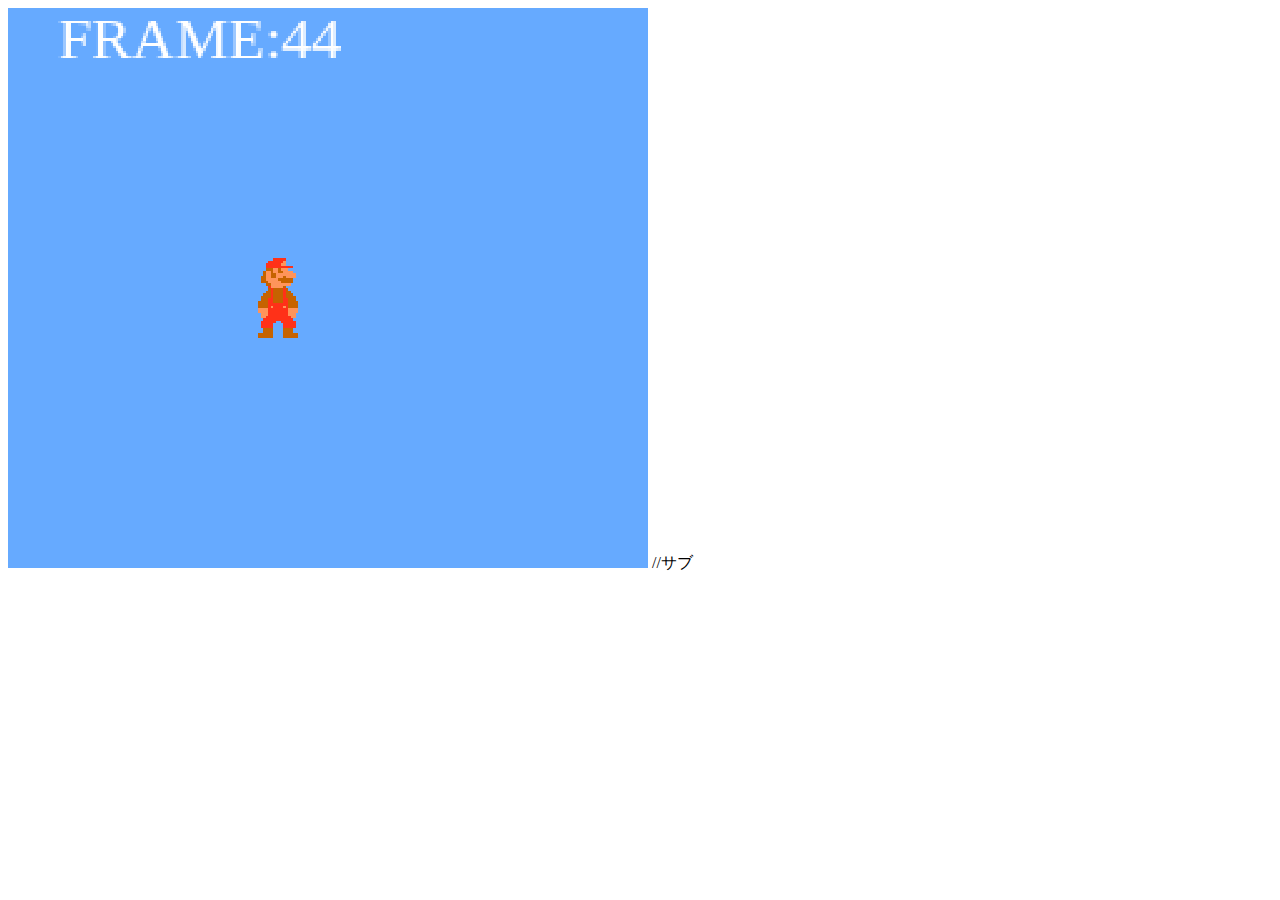
<file: js①_kitaoka_08/index.html>
<!DOCTYPE html>
<html lang="en">
<head>
    <meta charset="UTF-8">
    <meta http-equiv="X-UA-Compatible" content="IE=edge">
    <meta name="viewport" content="width=device-width, initial-scale=1.0">
    <title>Super配管工おじさん</title>
</head>
<body>
    <canvas id="can"></canvas>
    <script src="js/sub.js"></script> //サブ
</body>
</html>
</file>
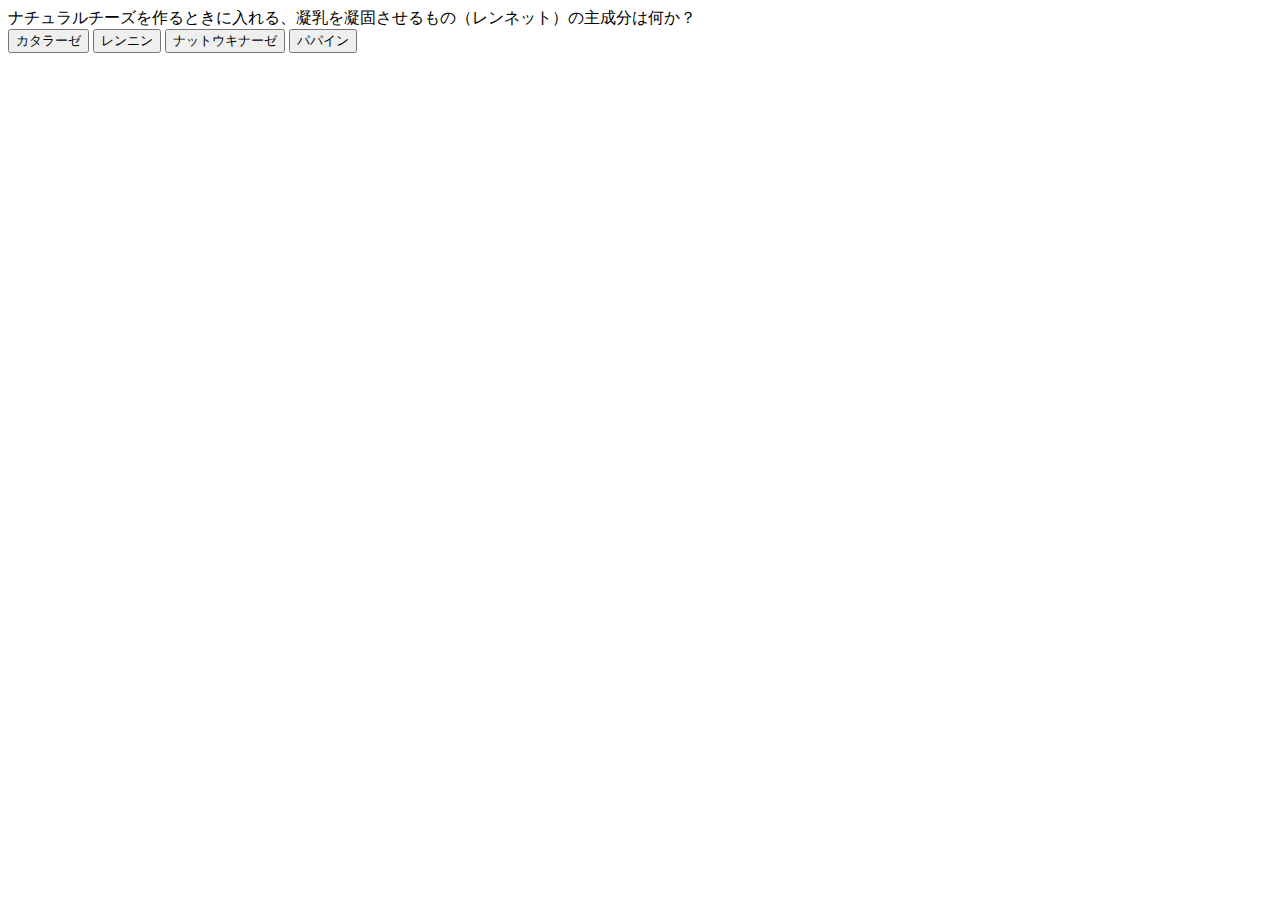
<file: html_kitaoka_08/apps/index.html>
<!DOCTYPE html>
<html lang="en">
<head>
    <meta charset="UTF-8">
    <meta http-equiv="X-UA-Compatible" content="IE=edge">
    <meta name="viewport" content="width=device-width, initial-scale=1.0">
    <title>チーズのクイズ</title>
    <link href="https://cdn.jsdelivr.net/npm/bootstrap@5.0.0-beta1/dist/css/bootstrap.min.css" rel="stylesheet" integrity="sha384-giJF6kkoqNQ00vy+HMDP7azOuL0xtbfIcaT9wjKHr8RbDVddVHyTfAAsrekwKmP1" crossorigin="anonymous">
</head>
<body>
    <div class="container w-75">
        <div id="cheese-qestion" class="mt-3 alert alert-primary" role="alert">
            A simple primary alert—check it out!
        </div>
            <div class="d-flex justify-content-center">
                <button type="button" class="btn ms-5 btn-primary">1</button>
                <button type="button" class="btn ms-5 btn-primary">2</button>
                <button type="button" class="btn ms-5 btn-primary">3</button>
                <button type="button" class="btn ms-5 btn-primary">4</button>
            </div>
    </div>
    <script src="../apps/js/app1.js"></script>
</body>
</html>
</file>
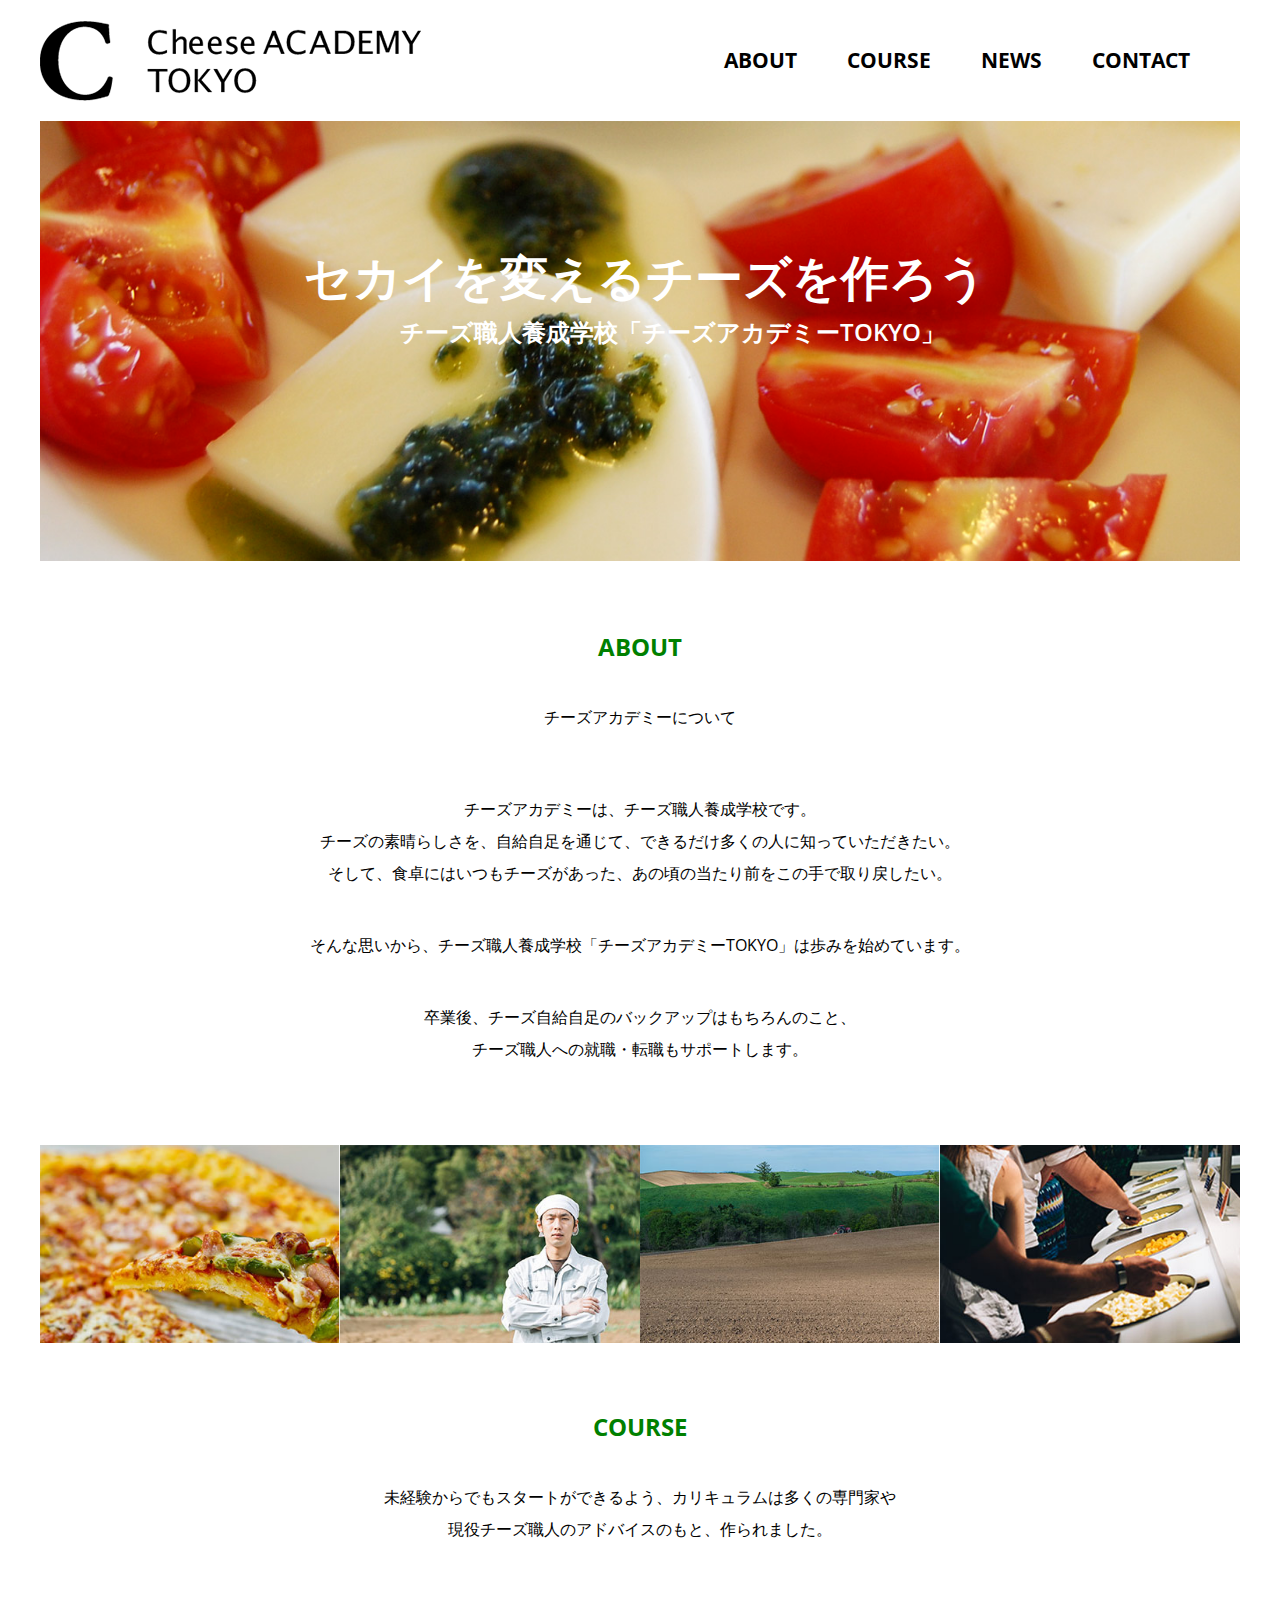
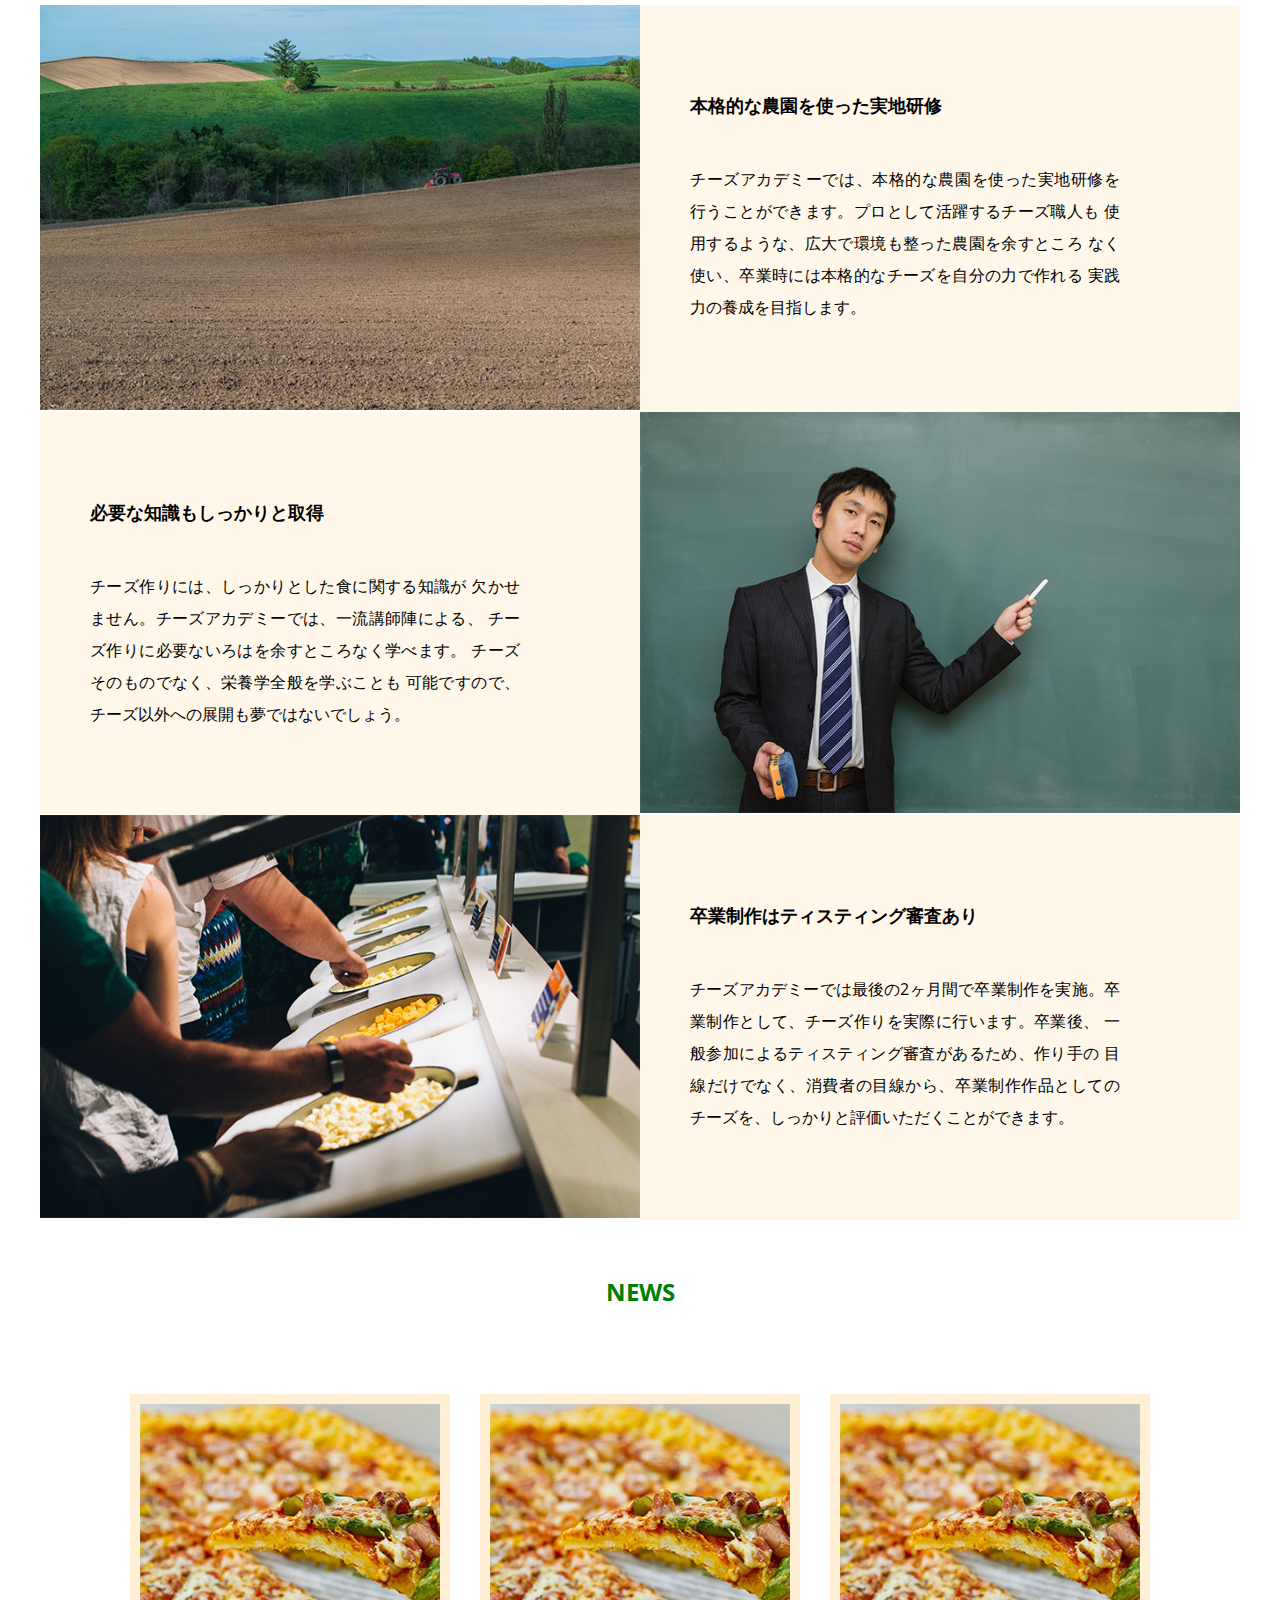
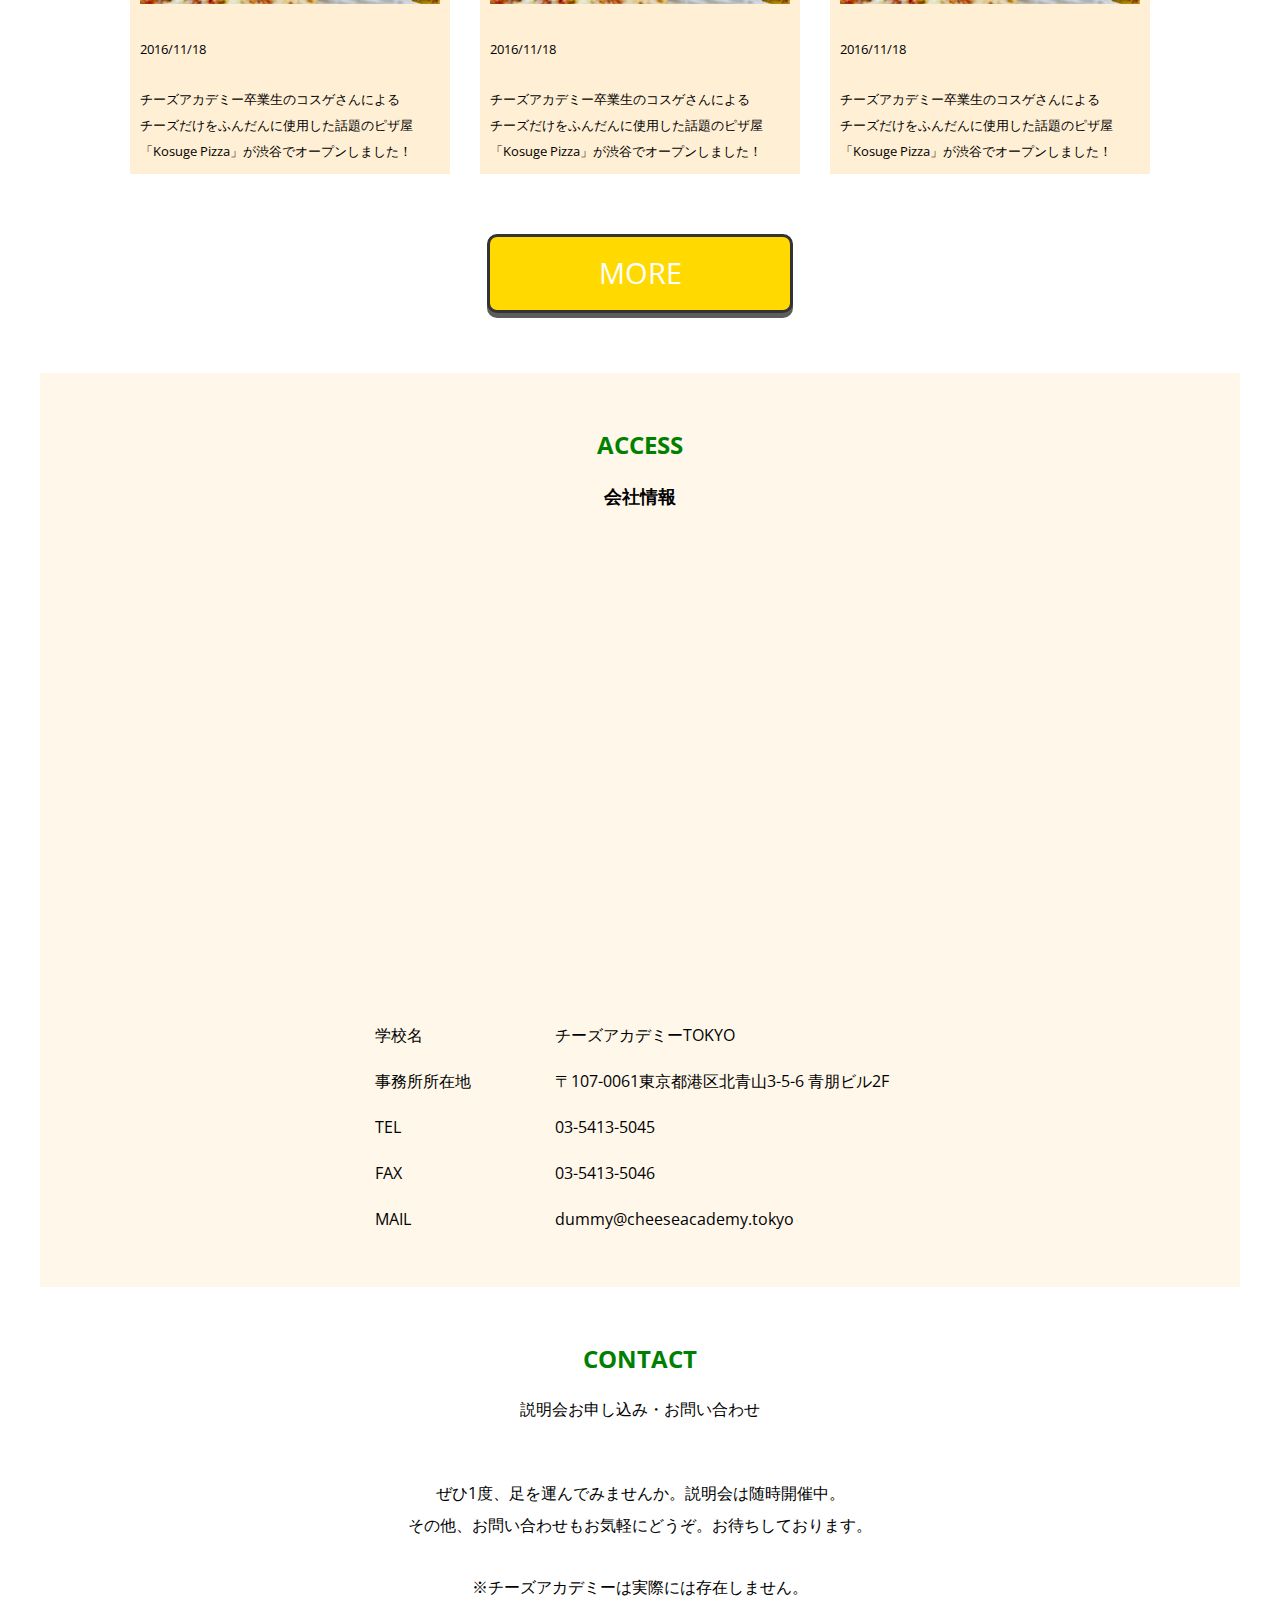
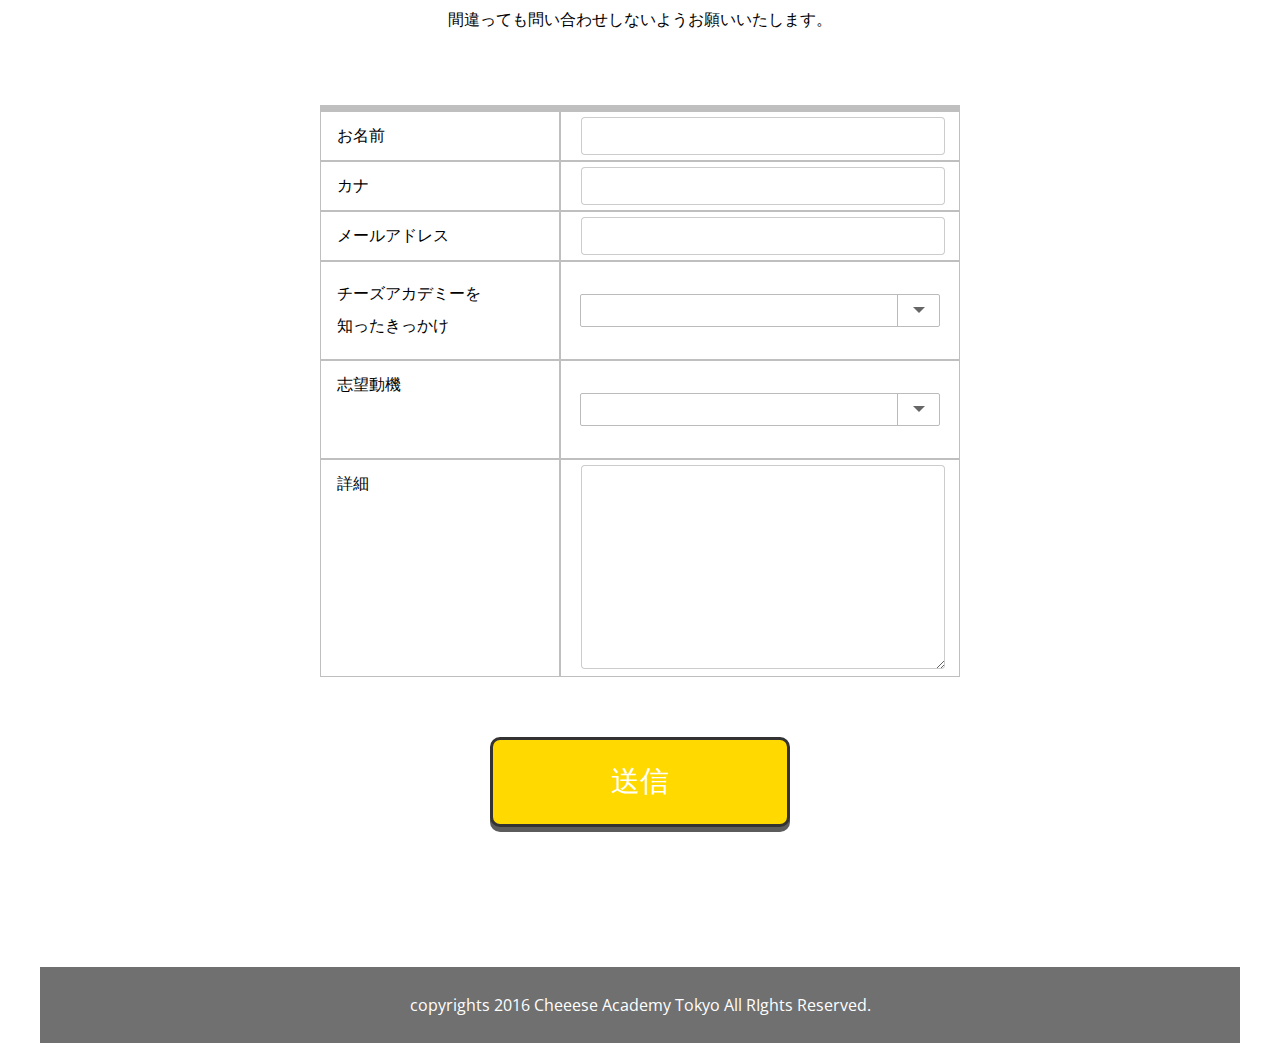
<file: html_kitaoka_08/html/index.html>
<!DOCTYPE html>
<html lang="ja">
<head>
    <meta charset="UTF-8">
    <meta http-equiv="X-UA-Compatible" content="IE=edge">
    <meta name="viewport" content="width=device-width, initial-scale=1.0">
    <title>チーズアカデミー</title>
    <!-- <meta name="descriptuion" content="チーズアカデミー公式サイト">
    <meta property="og:title" content="チーズアカデミー公式サイト">
    <meta property="og:type" content="website">
    <meta property="og:url" content="">
    <meta property="og:image" content=""> -->
    <link rel="stylesheet" href="../css/reset.css">
    <link rel="stylesheet" href="../css/style.css">
    <link href="https://fonts.googleapis.com/css2?family=Open+Sans:wght@400;700&display=swap" rel="stylesheet">
</head>
<body>
    <header>
        <div class="header-wrapper">
            <img src="..\img\header_logo.png" alt="">
            <nav>
                <ul class="list">
                    <li class="list-item"><a href="#about">ABOUT</a></li>
                    <li class="list-item"><a href="#course">COURSE</a></li>
                    <li class="list-item"><a href="#news">NEWS</a></li>
                    <li class="list-item"><a href="#contact">CONTACT</a></li>
                </ul>
            </nav>
        </div>
        <div class="header-images">
            <img src="..\img\mainbg.png" alt="">
            <h1 class="site-title">セカイを変えるチーズを作ろう</h1>
            <h1 class="sub-title">チーズ職人養成学校「チーズアカデミーTOKYO」</h1>
        </div>
    </header>

    <main>
        <section id="about">
            <div class="about-wrapper">
                <h2>ABOUT</h2>
                <p class="about-title">チーズアカデミーについて</p>
                <p>チーズアカデミーは、チーズ職人養成学校です。</p>
                <p>チーズの素晴らしさを、自給自足を通じて、できるだけ多くの人に知っていただきたい。</p>
                <p class="about-text">そして、食卓にはいつもチーズがあった、あの頃の当たり前をこの手で取り戻したい。
                </p>
                <p class="about-text">そんな思いから、チーズ職人養成学校「チーズアカデミーTOKYO」は歩みを始めています。</p>
                <p>卒業後、チーズ自給自足のバックアップはもちろんのこと、</p>
                <p class="about-ltext">チーズ職人への就職・転職もサポートします。</p>
            </div>
            <div class="about-img">
                <img src="..\img\about_01.jpg" alt="">
                <img src="..\img\about_02.jpg" alt="">
                <img src="..\img\about_03.jpg" alt="">
                <img src="..\img\about_04.jpg" alt="">
            </div>
        </section>

        <section id="course">
            <div class="course-wrapper">
                <h2>COURSE</h2>
                <p>未経験からでもスタートができるよう、カリキュラムは多くの専門家や</p>    
                <p class="course-ltext">
                現役チーズ職人のアドバイスのもと、作られました。
                </p>
            </div>
            <div class="course-content">
                <div class="course-img">
                    <img src="..\img\course_01.jpg" alt="">
                </div>
                <div class="course-message">
                    <h3>本格的な農園を使った実地研修</h3>
                    <p>
                        チーズアカデミーでは、本格的な農園を使った実地研修を
                        行うことができます。プロとして活躍するチーズ職人も    
                        使用するような、広大で環境も整った農園を余すところ
                        なく使い、卒業時には本格的なチーズを自分の力で作れる 
                        実践力の養成を目指します。</p>  
                </div>
            </div>
            <div class="course-content">
                <div class="course-message">
                    <h3>必要な知識もしっかりと取得</h3>
                    <p>チーズ作りには、しっかりとした食に関する知識が
                            欠かせません。チーズアカデミーでは、一流講師陣による、
                            チーズ作りに必要ないろはを余すところなく学べます。
                            チーズそのものでなく、栄養学全般を学ぶことも
                            可能ですので、チーズ以外への展開も夢ではないでしょう。</p>
                </div>
                <div class="course-img">
                    <img src="..\img\course_02.jpg" alt="">     
                </div>
            </div>
            <div class="course-content">
                <div class="course-img">          
                    <img src="..\img\course_03.jpg" alt="">
                </div>
                <div class="course-message">
                    <h3>卒業制作はティスティング審査あり</h3>
                    <p>チーズアカデミーでは最後の2ヶ月間で卒業制作を実施。卒業制作として、チーズ作りを実際に行います。卒業後、
                        一般参加によるティスティング審査があるため、作り手の
                        目線だけでなく、消費者の目線から、卒業制作作品としての
                        チーズを、しっかりと評価いただくことができます。</p>
                </div>
            </div>
        </section>    

        <section id="news">
            <h2 class="text-center">NEWS</h2>
            <ul class="news-wrapper">
                    <li class="news-contents">
                        <a href="../apps/index.html" target="_blank"><span>
                            <img src="..\img\news_img.jpg" alt="">
                            <div class="news-text news-1">
                                <p class="news-date">2016/11/18</p>
                                <p>チーズアカデミー卒業生のコスゲさんによる</p>
                                <p>チーズだけをふんだんに使用した話題のピザ屋</p>
                                <p>「Kosuge Pizza」が渋谷でオープンしました！</p>
                            </div>
                        </span></a>
                    </li>
                <li class="news-contents">
                    <a href="../apps/index2.html" target="_blank"><span>
                        <img src="..\img\news_img.jpg" alt="">
                        <div class="news-text news-2">
                            <p class="news-date">2016/11/18</p>
                            <p>チーズアカデミー卒業生のコスゲさんによる</p>
                            <p>チーズだけをふんだんに使用した話題のピザ屋</p>
                            <p>「Kosuge Pizza」が渋谷でオープンしました！</p>
                        </div>
                    </span></a>
                </li>

                <li class="news-contents">
                    <a href="../apps/index3.html" target="_blank"><span>
                        <img src="..\img\news_img.jpg" alt="">
                        <div class="news-text news-3">
                            <p class="news-date">2016/11/18</p>
                            <p>チーズアカデミー卒業生のコスゲさんによる</p>
                            <p>チーズだけをふんだんに使用した話題のピザ屋</p>
                            <p>「Kosuge Pizza」が渋谷でオープンしました！</p>
                        </div>
                    </span></a>
                </li>
            </ul>
            <a href="https://m.facebook.com/profile.php" target="_blank" class="btn"><span>MORE</span></a>
        </section>

        <section id="access">
            <div class="access-box">
                <h2 class="text-center">ACCESS</h2>
                <h3 class="access-wrapper">会社情報</h3>
                <div class="access-info">
                    <iframe src="https://www.google.com/maps/embed?pb=!1m18!1m12!1m3!1d3241.3113002289338!2d139.70080821527682!3d35.66933613823161!2m3!1f0!2f0!3f0!3m2!1i1024!2i768!4f13.1!3m3!1m2!1s0x60188c9fa9e2e881%3A0x35396adb5ba7ce03!2z44K444O844K644Ki44Kr44OH44Of44O85p2x5Lqs!5e0!3m2!1sja!2sjp!4v1637677420114!5m2!1sja!2sjp" width="1200" height="400" style="border:0;" allowfullscreen="" loading="lazy"></iframe>
                    <dl>
                        <dt>学校名</dt>
                        <dd>チーズアカデミーTOKYO</dd>
                        <dt>事務所所在地</dt>
                        <dd>〒107-0061東京都港区北青山3-5-6 青朋ビル2F</dd>
                        <dt>TEL</dt>
                        <dd>03-5413-5045</dd>
                        <dt>FAX</dt>
                        <dd>03-5413-5046</dd>
                        <dt>MAIL</dt>
                        <dd>dummy@cheeseacademy.tokyo</dd>
                    </dl>

                    <p></p>
                    <p></p> 
                    <p></p>
                    <p></p>
                    <p></p>
                    <p></p> 
                    <p></p>
                    <p></p>
                    <p></p>
                    <p></p>
                </div>
            </div>
        </section>

        <section id="contact">
            <div class="text-center">
                <h2>CONTACT</h2>
                <p class="contact-title">説明会お申し込み・お問い合わせ</p>
                <div class="contact-text">
                    <p>ぜひ1度、足を運んでみませんか。説明会は随時開催中。</p>
                    <p>その他、お問い合わせもお気軽にどうぞ。お待ちしております。</p>
                </div>

                <div class="contact-ltext">
                    <p>※チーズアカデミーは実際には存在しません。</p>
                    <p>間違っても問い合わせしないようお願いいたします。</p>    
                </div>
            </div>
            <form action="form.php" method="POST">
                <div class="contact-form">
                    <label for="customer_name" class="form-top">お名前</label>
                    <div class="form-top">
                        <input type="text" name="name" id="customer_name" required>
                    </div>
                    <label for="customer_kana">カナ</label>
                    <div>
                        <input type="text" name="kana" id="customer_kana" required>
                    </div>
                    <label for="elail_address">メールアドレス</label>
                    <div>
                        <input type="email" name="mail" id="email_address" required>
                    </div>
                    <label for="chanse" class="chanse">
                        <p>チーズアカデミーを</p>
                        <p>知ったきっかけ</p>
                    </label>
                    <div>
                        <div class="cp_ipselect cp_sl01">
                            <select name="select" id="chanse" required>
                                <option value="" hidden></option>
                                <option value="1">google検索</option>
                                <option value="2">sns</option>
                                <option value="3">紹介</option>
                                <option value="4">たまたま通りかかった</option>
                                <option value="5">その他</option>
                            </select>
                        </div>
                    </div>
                    <label for="motivation">志望動機</label>
                    <div>
                        <div class="cp_ipselect cp_sl01">
                            <select name="select" id="motivation" required>
                                <option value="" hidden></option>
                                <option value="1">起業をしたい</option>
                                <option value="2">チーズ系企業に就職・転職したい</option>
                                <option value="3">チーズとかかわる仕事をしており、仕事に生かしたい</option>
                                <option value="4">チーズの教養を身に付けたい</option>
                                <option value="5">その他</option>
                            </select>
                        </div>
                    </div>
                    <label for="detail">詳細</label>
                    <div>
                        <textarea name="detail" id="" cols="60" rows="10"></textarea>
                    </div>
                </div>
                <button type="submit" class="btn sousin">送信</button>
            </form>
        </section>
    </main>
    <footer>
        <p class="footer">
            <small>
                copyrights 2016 Cheeese Academy Tokyo All RIghts Reserved.
            </small>
        </p>
    </footer>
</body>
</html>
</file>
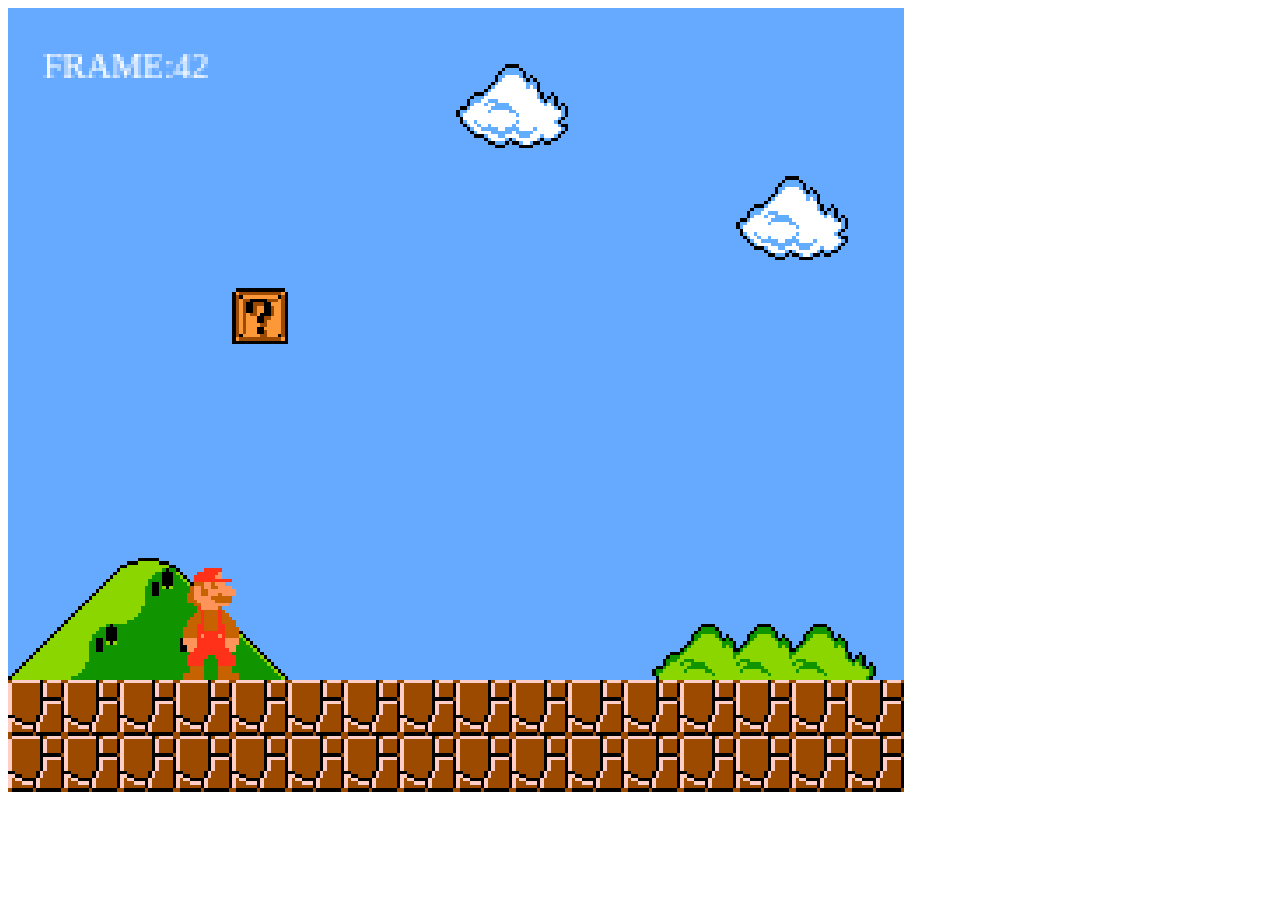
<file: js_kitaoka_08/index2.html>
<!DOCTYPE html>
<html lang="en">
<head>
    <meta charset="UTF-8">
    <meta http-equiv="X-UA-Compatible" content="IE=edge">
    <meta name="viewport" content="width=device-width, initial-scale=1.0">
    <title>🍄Super配管工おじさん🍄</title>
</head>
<body>
    <canvas id="can"></canvas>
    <script src="js/const.js"></script>
    <script src="js/map.js"></script>
    <script src="js/mario_move.js"></script>
    <script src="js/main.js"></script>
</body>
</html>
</file>
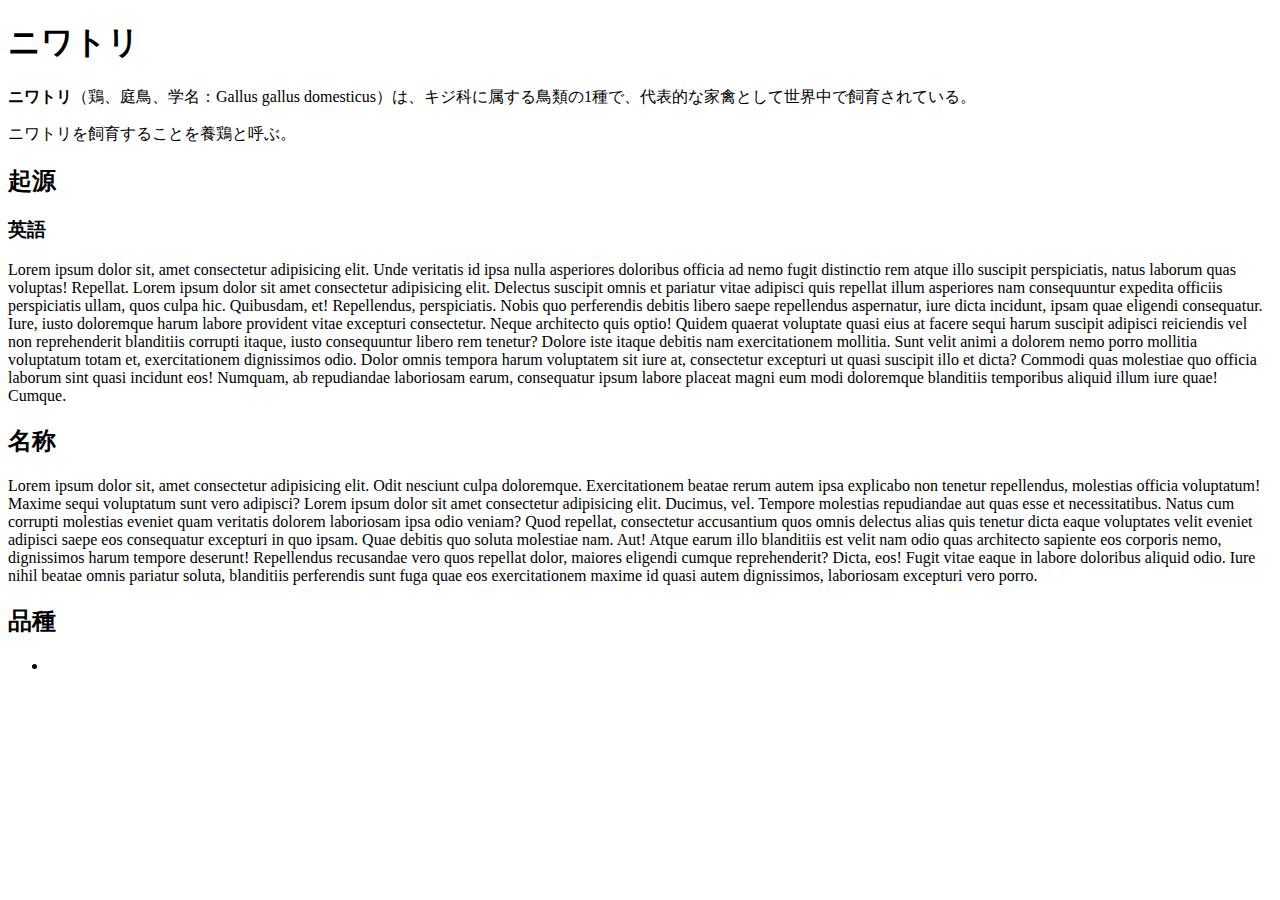
<file: webDeveloperBootcamp/chikens.html>
<!DOCTYPE html>
<html lang="ja">

<head>
    <meta charset="UTF-8">
    <meta http-equiv="X-UA-Compatible" content="IE=edge">
    <meta name="viewport" content="width=device-width, initial-scale=1.0">
    <title>ニワトリ-Wikipedia</title>
</head>

<body>
    <h1>ニワトリ</h1>
    <p><b>ニワトリ</b>（鶏、庭鳥、学名：Gallus gallus domesticus）は、キジ科に属する鳥類の1種で、代表的な家禽として世界中で飼育されている。</p>
    <p>ニワトリを飼育することを養鶏と呼ぶ。</p>

    <h2>起源</h2>
    <h3>英語</h3>
    <p>Lorem ipsum dolor sit, amet consectetur adipisicing elit. Unde veritatis id ipsa nulla asperiores doloribus
        officia ad nemo fugit distinctio rem atque illo suscipit perspiciatis, natus laborum quas voluptas! Repellat.
        Lorem ipsum dolor sit amet consectetur adipisicing elit. Delectus suscipit omnis et pariatur vitae adipisci quis
        repellat illum asperiores nam consequuntur expedita officiis perspiciatis ullam, quos culpa hic. Quibusdam, et!
        Repellendus, perspiciatis. Nobis quo perferendis debitis libero saepe repellendus aspernatur, iure dicta
        incidunt, ipsam quae eligendi consequatur. Iure, iusto doloremque harum labore provident vitae excepturi
        consectetur. Neque architecto quis optio!
        Quidem quaerat voluptate quasi eius at facere sequi harum suscipit adipisci reiciendis vel non reprehenderit
        blanditiis corrupti itaque, iusto consequuntur libero rem tenetur? Dolore iste itaque debitis nam exercitationem
        mollitia.
        Sunt velit animi a dolorem nemo porro mollitia voluptatum totam et, exercitationem dignissimos odio. Dolor omnis
        tempora harum voluptatem sit iure at, consectetur excepturi ut quasi suscipit illo et dicta?
        Commodi quas molestiae quo officia laborum sint quasi incidunt eos! Numquam, ab repudiandae laboriosam earum,
        consequatur ipsum labore placeat magni eum modi doloremque blanditiis temporibus aliquid illum iure quae!
        Cumque.</p>

    <h2>名称</h2>
    <p>Lorem ipsum dolor sit, amet consectetur adipisicing elit. Odit nesciunt culpa doloremque. Exercitationem beatae
        rerum autem ipsa explicabo non tenetur repellendus, molestias officia voluptatum! Maxime sequi voluptatum sunt
        vero adipisci? Lorem ipsum dolor sit amet consectetur adipisicing elit. Ducimus, vel. Tempore molestias
        repudiandae aut quas esse et necessitatibus. Natus cum corrupti molestias eveniet quam veritatis dolorem
        laboriosam ipsa odio veniam?
        Quod repellat, consectetur accusantium quos omnis delectus alias quis tenetur dicta eaque voluptates velit
        eveniet adipisci saepe eos consequatur excepturi in quo ipsam. Quae debitis quo soluta molestiae nam. Aut!
        Atque earum illo blanditiis est velit nam odio quas architecto sapiente eos corporis nemo, dignissimos harum
        tempore deserunt! Repellendus recusandae vero quos repellat dolor, maiores eligendi cumque reprehenderit? Dicta,
        eos!
        Fugit vitae eaque in labore doloribus aliquid odio. Iure nihil beatae omnis pariatur soluta, blanditiis
        perferendis sunt fuga quae eos exercitationem maxime id quasi autem dignissimos, laboriosam excepturi vero
        porro.</p>

    <h2>品種</h2>
    <ul>
        <li></li>
    </ul>
</body>

</html>
</file>
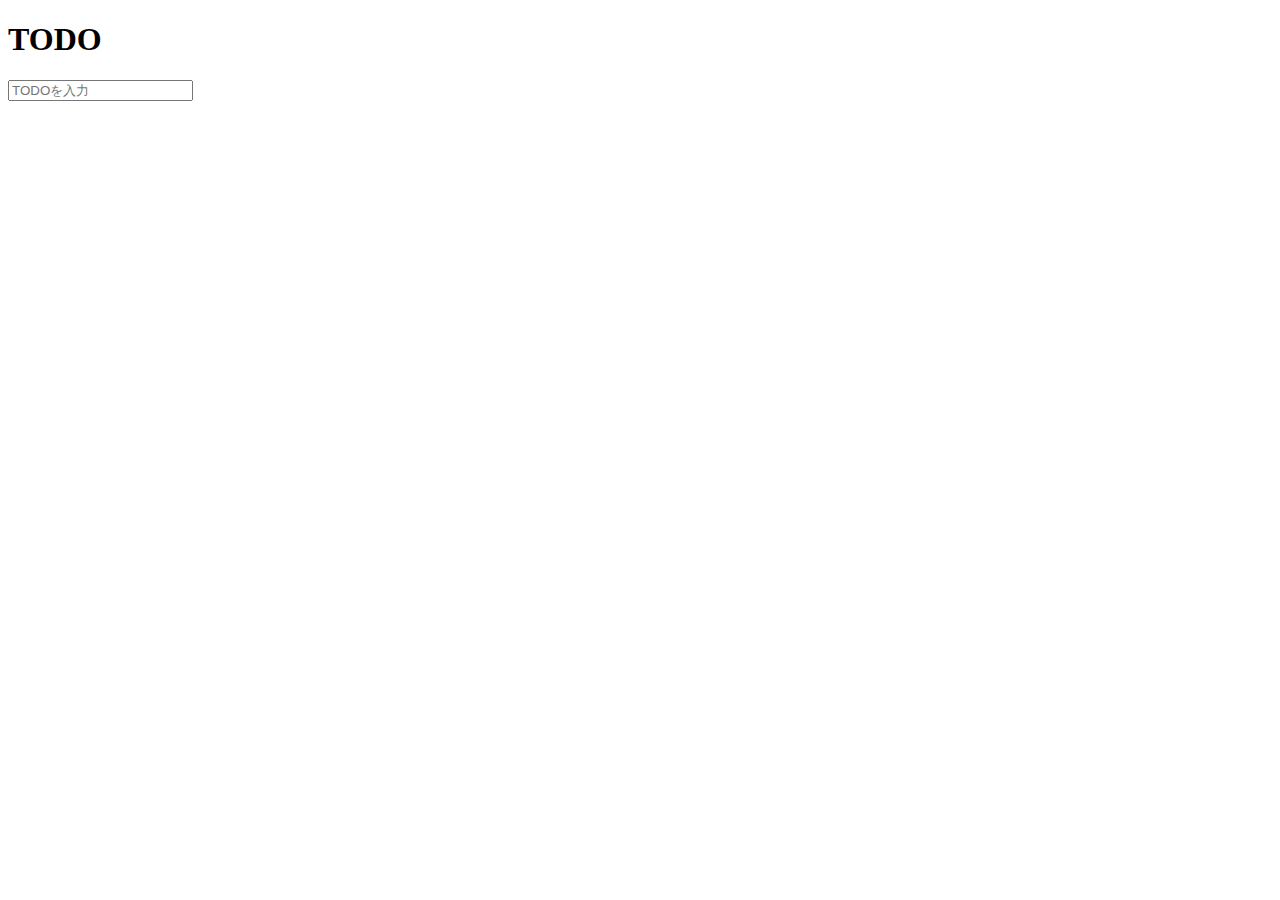
<file: html_kitaoka_08/apps/index2.html>
<!DOCTYPE html>
<html lang="en">
<head>
    <meta charset="UTF-8">
    <meta http-equiv="X-UA-Compatible" content="IE=edge">
    <meta name="viewport" content="width=device-width, initial-scale=1.0">
    <link href="https://cdn.jsdelivr.net/npm/bootstrap@5.0.0-beta1/dist/css/bootstrap.min.css" rel="stylesheet" integrity="sha384-giJF6kkoqNQ00vy+HMDP7azOuL0xtbfIcaT9wjKHr8RbDVddVHyTfAAsrekwKmP1" crossorigin="anonymous">
    <title>チーズ作りのTODO</title>
</head>
<body class="bg-light">
    <div class="container w-50">
        <h1 class="text-center text-info my-4">TODO</h1>
        <form action="" id="form" class="text-center mb-4">
            <input type="text" id="input" class="form-control" placeholder="TODOを入力" autocomplete="off">
        </form>
        <ul class="list-group text-secondary" id="ul">
        </ul>
    </div>
    <script src="../apps/js/app2.js"></script>
</body>
</html>
</file>
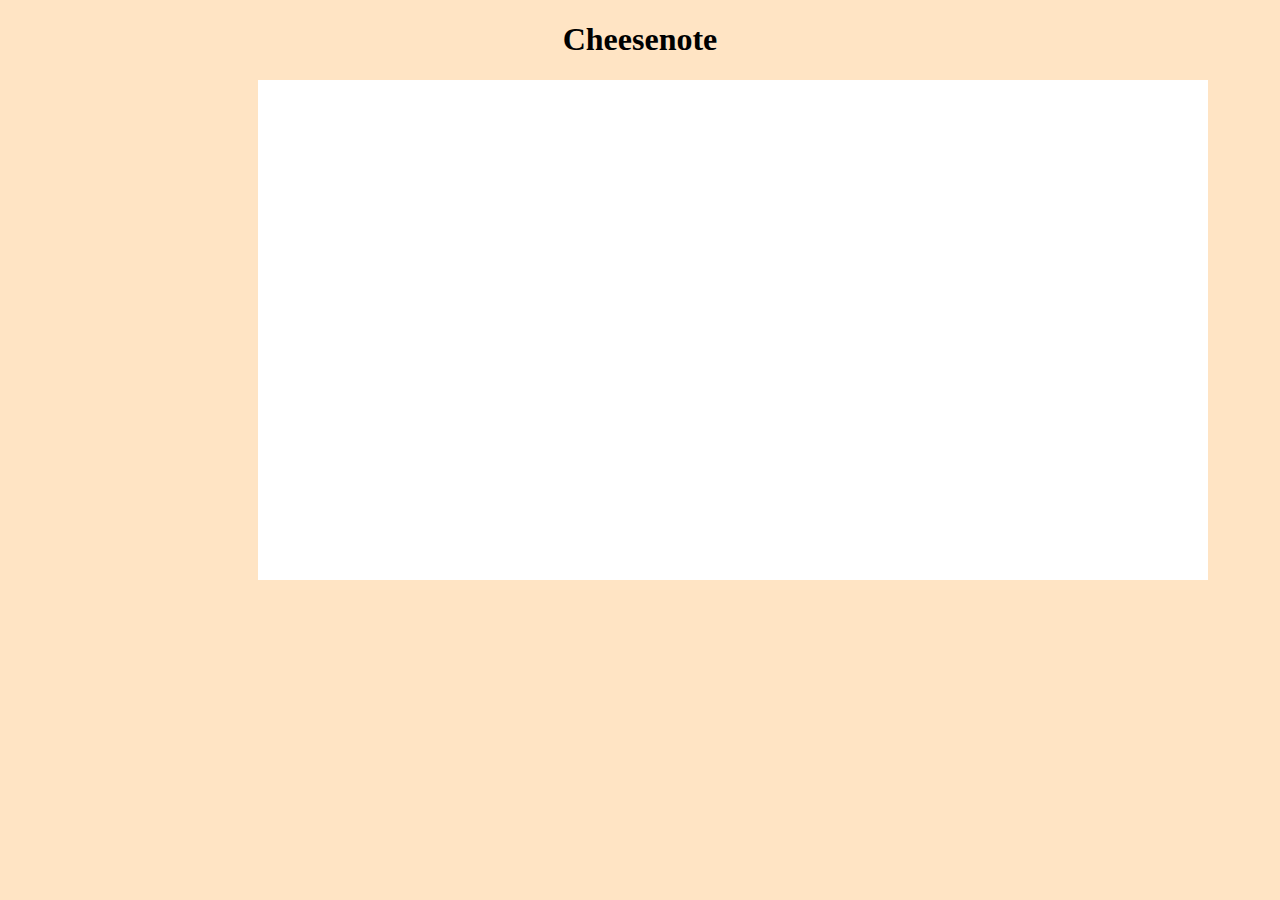
<file: html_kitaoka_08/apps/index3.html>
<!DOCTYPE html>
<html lang="en">
<head>
    <meta charset="UTF-8">
    <meta http-equiv="X-UA-Compatible" content="IE=edge">
    <meta name="viewport" content="width=device-width, initial-scale=1.0">
    <link rel="stylesheet" href="../apps/css/style3.css">
    <title>メモ帳</title>
</head>
<body>
    <h1>Cheesenote</h1>
    <canvas id="myCanvas" width="1200px" height="500px"></canvas>
    <script src="../apps/js/app3.js"></script>
</body>
</html>
</file>
<file: html_kitaoka_08/css/style.css>
/* ここから下に記載していく */
@charset "utf-8";
html{
    max-width: 1200px;
    font-size:100%;
    margin: auto;
}

body{
    font-family: 'Open Sans', sans-serif;
}

img{
    max-width: 100%;
    height: auto;
}

h2{
    font-size: 150%;
    font-weight: bold;
    color: green;
    margin: 60px 0px 30px 0px;
}

h3{
    font-weight: bold;
    font-size: 18px;
    margin: 0 0 40px 0;
}

a{
    text-decoration:none;
    transition: 0.3s;
}

.list-item>a:hover {
    color: #000;
    font-size: 1.5em;/*文字サイズ2倍*/
    font-weight: bold;
  }

li{
    list-style: none;
    padding-left: 0;
}

.text-center{
    text-align: center;
}

/*------------------
        header
----------------------*/

.header-images{
    position: relative;
}

.header-images>h1{
    position: absolute;
    color:white;
    font-weight: 600;
}

.header-images>h1.site-title{
    top: 30%;
    left: 22%;
    font-size:3em;
}

.header-images>h1.sub-title{
    top: 45%;
    left: 30%;
    font-size:1.5em;
}

.header-wrapper{
    display: flex;
    justify-content: space-between;
    align-items: center;
    height: 121px;
}

.header-wrapper>img{
    height: 80px;
}

.list{
    display: flex;
    font-size: 21px;
    font-weight: bold;
}

.list-item{
    margin: 0 50px 0 0;
}

.list-item>a{
    color: black;
}

/*site-title*/
.site-title{
    font-size: 32px;
    color: white;
    font-weight: bold;
}

.sub-title{
    font-size: 24px;
    color: white;
    font-weight: bold;
}


/*------------------
        about
-------------------*/

.about-wrapper{
    text-align: center;
    line-height: 2;
}

.about-title{
    margin: 0 0 60px 0;
}

.about-text{
    margin: 0 0 40px 0;
}

.about-ltext{
    margin: 0 0 80px 0;
}

.about-img{
    display:flex;
    width: 300px;
    flex-direction: row-reverse;
    justify-content:start;
}


/*---------------------
        course         
------------------------*/

.course-wrapper{
    text-align: center;
    line-height: 2;
}

.course-message{
    width: 430px;
    padding: 82px 120px 82px 50px;
    line-height: 2;
    text-align: justify;
    text-align: inter-deograph;
    background-color:rgba(255, 239, 213,0.5);

}

.course-content{
    display: flex;
    justify-content: space-between;
}

.course-img{
    display: block;
    max-width: 600px;
}

.course-ltext{
    margin: 0 0 60px 0;
}


/*news*/

.news-wrapper{
    display:flex;
    justify-content: center;
}

.news-contents{
    margin: 60px 15px 60px 15px;
    background-color: papayawhip;
    padding: 10px;
    transition: 0.3s;
}

.news-contents:hover{
    transform:  translateY(-20px);
    border-radius: 0 5%;
    box-shadow: 0 3px 10px 0 #333;
    opacity: 0.8;
    cursor: pointer;
}

.news-contents>a>span>div>p{
    color: #000;
    font-size: 13px;
}

.news-text{
    width: 290px;
    line-height: 2;
    text-align: inter-deograph;
}

.news-date{
    margin: 30px 0 24px 0;
}

.btn{
    background-color: rgb(255, 217, 0);
    color: white;
    font-size: 1.8rem;
    display:block;
    border-radius: 10px;
    width: 300px;
    padding: 22px 0 22px 0;
    margin:auto;
    text-align: center;
    border: 3px solid rgb(51, 51, 51);
    box-shadow: 0 5px 0 rgba(51, 51, 51, 0.8);
    transition: 0.3s;
}

.btn:hover{
    transform: translateY(10px);
    box-shadow: 0 0 0 rgba(51, 51, 51, 0.8);
}

/*-------------------
        access
---------------------*/

.access-box{
    background-color:rgba(255, 239, 213,0.5);
    padding: 60px 0 30px 0;
    margin: 60px 0 60px 0;
}

.access-box>h2{
    margin-top: 0px;
}

.access-wrapper{
    margin: 0 0 60px 0;
    text-align: center;
}

.access-info>iframe{
    margin: 0 0 60px 0;
}

.access-info>dl{
    display: grid;
    justify-content: center;
    grid-template-columns: [dts]180px [dds]350px ;
}

.access-info>dl>dt{
    grid-column:dts;
    grid-row: auto;
    padding: 0 0 30px 0;
}

.access-info>dl>dd{
    grid-column: dds;
    grid-row: auto;
    padding: 0 0 30px 0;
}

/*-------------------
        contact
---------------------*/

.contact-form{
    display: grid;
    justify-content: center;
    grid-template-columns: [labels]240px [controls]400px ;
    grid-auto-flow: row;
    grid-gap: none;
    margin-bottom: 60px;
}

.contact-form>label{
    grid-column: labels;
    grid-row: auto;
    padding: 15px 64px 0 16px;
    border: 0.1px solid #bfbfbf;
}

.contact-form>div{
    grid-column: controls;
    grid-row: auto;
    border: rgba(51, 51, 51, 0.8);
    border: 0.1px solid #bfbfbf;
}

label.form-top{
    border-top: 7px solid #bfbfbf;
}

div.form-top{
    border-top: 7px solid #bfbfbf;
}

.chanse>p{
    line-height: 2;
}

.cp_ipselect {
	overflow: hidden;
	width: 90%;
	margin: 2em auto;
	text-align: center;
}
.cp_ipselect select {
	width: 100%;
	padding-right: 1em;
	cursor: pointer;
	text-indent: 0.01px;
	text-overflow: ellipsis;
    border: none;
	outline: none;
	background: transparent;
	background-image: none;
	box-shadow: none;
	-webkit-appearance: none;
	appearance: none;
}
.cp_ipselect select::-ms-expand {
    display: none;
}
.cp_ipselect.cp_sl01 {
	position: relative;
	border: 1px solid #bbbbbb;
	border-radius: 2px;
	background: #ffffff;
}
.cp_ipselect.cp_sl01::before {
	position: absolute;
	top: 0.8em;
	right: 0.9em;
	width: 0;
	height: 0;
	padding: 0;
	content: '';
	border-left: 6px solid transparent;
	border-right: 6px solid transparent;
	border-top: 6px solid #666666;
	pointer-events: none;
}
.cp_ipselect.cp_sl01:after {
	position: absolute;
	top: 0;
	right: 2.5em;
	bottom: 0;
	width: 1px;
	content: '';
	border-left: 1px solid #bbbbbb;
}
.cp_ipselect.cp_sl01 select {
	padding: 8px 38px 8px 8px;
	color: #666666;
}

.contact-title{
    margin: 0 0 60px 0;
}

.contact-text{
    line-height: 2;
    margin: 0 0 30px 0;
}

.contact-ltext{
    line-height: 2;
    margin: 0 0 70px 0;
}

input,textarea{
    height: 36px;
    width: 360px;
    margin: 5px 8px 5px 20px;
    border-radius: 4px;
    border: none;
    box-shadow: 0 0 0 1px #ccc inset;
    appearance: none;
}

textarea{
    height: 200px;
}

input:focus{
    outline: 0;
    box-shadow: 0 0 0 2px rgba(121, 215, 252, 0.8) inset;
}


textarea:focus{
    outline: 0;
    box-shadow: 0 0 0 2px rgba(121, 215, 252, 0.8) inset;
}

/*footer*/
.footer{
    width: 1200px;
    margin: 140px 0 0 0;
    padding: 30px 0 30px 0;
    text-align: center;
    color: white;
    background-color:#707070;
}
</file>
<file: html_kitaoka_08/apps/css/style3.css>
body {
    background-color:bisque;
}

h1{
    display: flex;
    justify-content: center;
}
</file>
